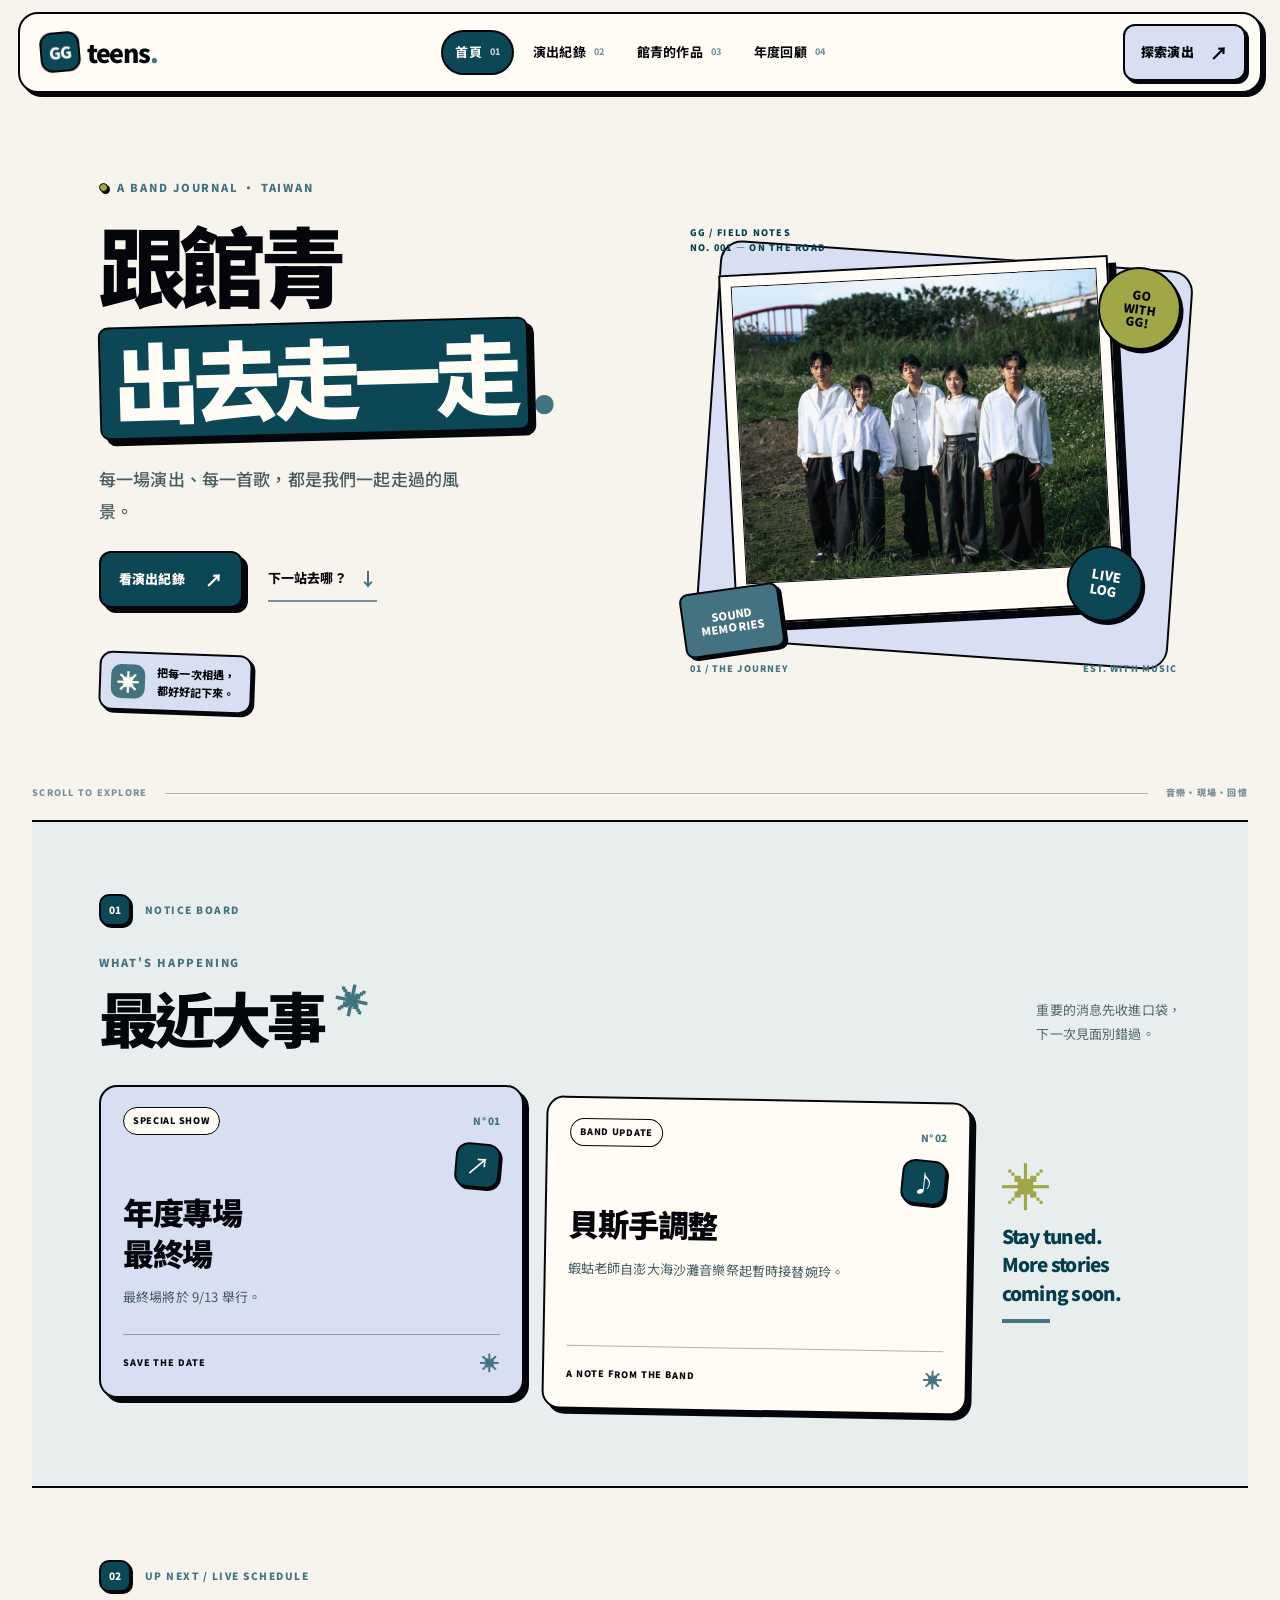
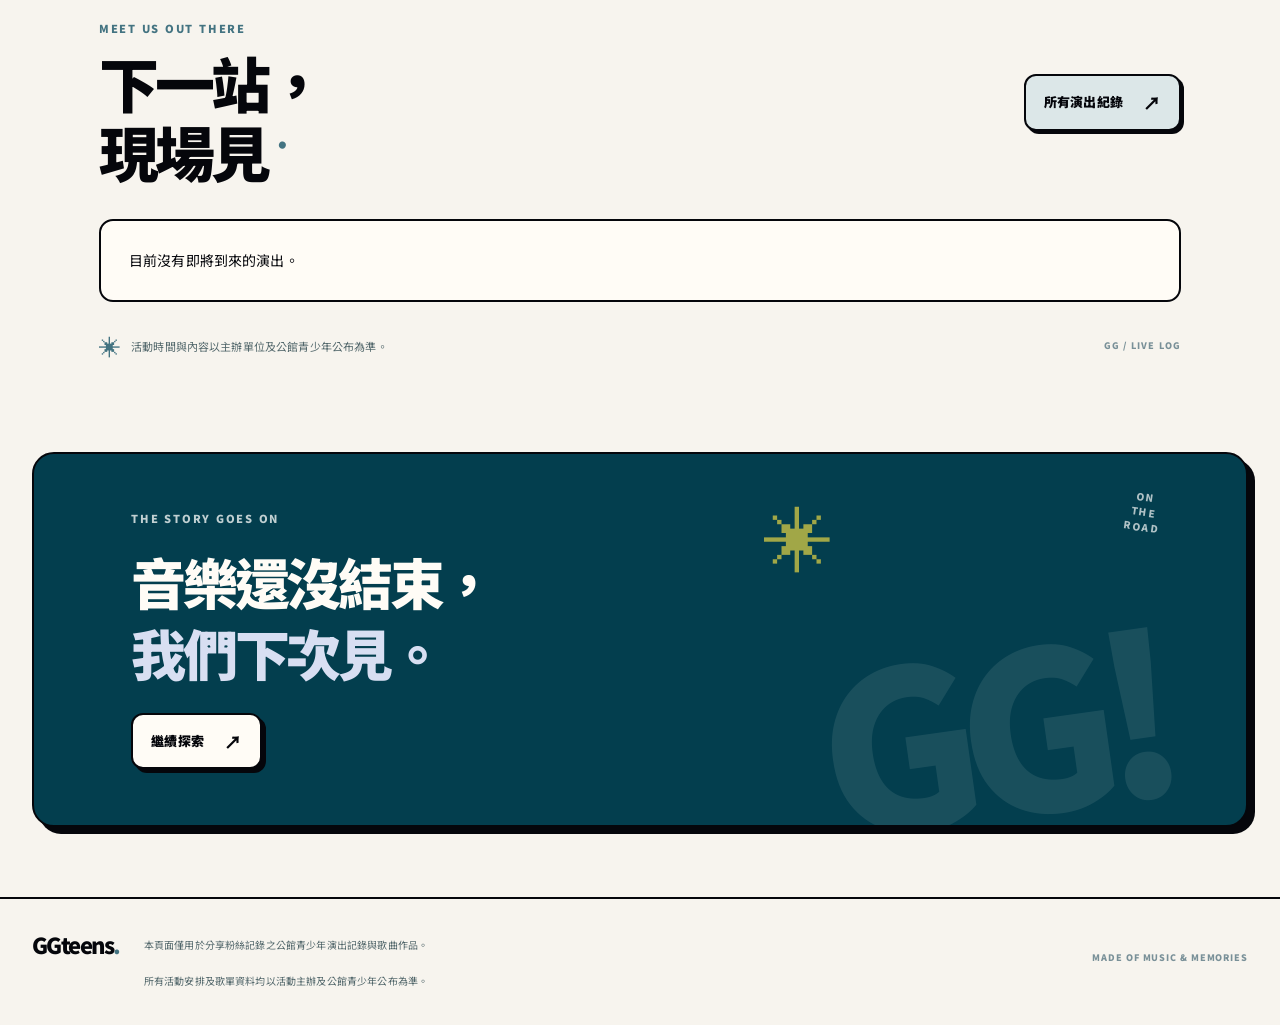
<file: index.html>
<!DOCTYPE html>
<html lang="zh-TW">
<head>
  <!-- GGrecord 首頁：以新版設計提示詞重新建立視覺與內容層級；保留既有演出資料互動所需的識別名稱。 -->
  <meta charset="UTF-8">
  <meta name="viewport" content="width=device-width, initial-scale=1.0">
  <meta name="description" content="跟館青出去走一走：公館青少年演出紀錄、近期活動與歌曲作品。">
  <meta name="theme-color" content="#F7F4EE">
  <title>跟館青出去走一走｜GGteens</title>
  <link rel="preconnect" href="https://fonts.googleapis.com">
  <link rel="preconnect" href="https://fonts.gstatic.com" crossorigin>
  <link href="https://fonts.googleapis.com/css2?family=Noto+Sans+TC:wght@400;500;600;700;800;900&display=swap" rel="stylesheet">
  <link rel="stylesheet" href="css/theme-modern-toyism.css">
</head>
<body>
  <!-- 新版導覽：獨立膠囊列，不沿用舊版導覽排版。 -->
  <header class="topbar">
    <a class="wordmark" href="index.html" aria-label="GGteens 首頁">
      <span class="wordmark-mark" aria-hidden="true">GG</span>
      <span class="wordmark-name">teens<span class="wordmark-dot">.</span></span>
    </a>
    <nav class="main-nav" aria-label="主要導覽">
      <a class="nav-link nav-link-active" href="index.html">首頁 <span>01</span></a>
      <a class="nav-link" href="event_review.html">演出紀錄 <span>02</span></a>
      <a class="nav-link" href="song_list.html">館青的作品 <span>03</span></a>
      <a class="nav-link" href="2026recap.html">年度回顧 <span>04</span></a>
    </nav>
    <a class="topbar-cta" href="event_review.html">探索演出 <span aria-hidden="true">↗</span></a>
  </header>

  <main class="page-shell">
    <!-- Hero：以編輯式排版、裝飾貼紙與照片框建立新的首屏構圖。 -->
    <section class="hero" aria-labelledby="hero-title">
      <div class="hero-copy">
        <p class="eyebrow"><span class="status-dot"></span> A BAND JOURNAL · TAIWAN</p>
        <h1 id="hero-title">跟館青<br><span class="hero-title-accent">出去走一走</span><span class="hero-title-period">.</span></h1>
        <p class="hero-description">每一場演出、每一首歌，都是我們一起走過的風景。</p>
        <div class="hero-actions">
          <a class="button button-primary" href="event_review.html">看演出紀錄 <span aria-hidden="true">↗</span></a>
          <a class="text-link" href="#upcoming">下一站去哪？ <span aria-hidden="true">↓</span></a>
        </div>
        <div class="hero-note" aria-label="網站內容">
          <span class="hero-note-icon" aria-hidden="true">✳</span>
          <span>把每一次相遇，<br>都好好記下來。</span>
        </div>
      </div>
      <div class="hero-art" aria-label="館青演出主視覺">
        <div class="art-backdrop"></div>
        <div class="art-index">GG / FIELD NOTES<br>NO. 001 — ON THE ROAD</div>
        <div class="art-photo-frame">
          <img class="hero-photo" src="img/mainpage/Main_BG.jpg" alt="館青演出現場" fetchpriority="high">
          <div class="photo-stamp">LIVE<br>LOG</div>
        </div>
        <div class="sticker sticker-round" aria-hidden="true"><span>GO</span><span>WITH</span><span>GG!</span></div>
        <div class="sticker sticker-label" aria-hidden="true">SOUND<br>MEMORIES</div>
        <div class="art-caption"><span>01 / THE JOURNEY</span><span>EST. WITH MUSIC</span></div>
      </div>
      <div class="hero-bottomline"><span>SCROLL TO EXPLORE</span><span class="bottomline-rule"></span><span>音樂・現場・回憶</span></div>
    </section>

    <!-- 最近大事：保留既有公告內容，改採獨立編輯式版面。 -->
    <section class="news-section" aria-labelledby="news-title">
      <div class="section-kicker"><span>01</span><span>NOTICE BOARD</span></div>
      <div class="section-intro">
        <div>
          <p class="eyebrow">WHAT'S HAPPENING</p>
          <h2 id="news-title">最近大事<span class="heading-star" aria-hidden="true">✳</span></h2>
        </div>
        <p class="section-description">重要的消息先收進口袋，<br>下一次見面別錯過。</p>
      </div>
      <div id="news-list" class="notice-grid">
        <article class="notice-card notice-card-featured">
          <div class="notice-card-top"><span class="notice-tag">SPECIAL SHOW</span><span class="notice-number">N° 01</span></div>
          <div class="notice-icon" aria-hidden="true">↗</div>
          <h3>年度專場<br>最終場</h3>
          <p>最終場將於 9/13 舉行。</p>
          <span class="notice-card-bottom">SAVE THE DATE <span aria-hidden="true">✳</span></span>
        </article>
        <article class="notice-card notice-card-secondary">
          <div class="notice-card-top"><span class="notice-tag">BAND UPDATE</span><span class="notice-number">N° 02</span></div>
          <div class="notice-icon" aria-hidden="true">♪</div>
          <h3>貝斯手調整</h3>
          <p>蝦蛄老師自澎大海沙灘音樂祭起暫時接替婉玲。</p>
          <span class="notice-card-bottom">A NOTE FROM THE BAND <span aria-hidden="true">✳</span></span>
        </article>
        <div class="notice-side-note">
          <span class="side-note-symbol" aria-hidden="true">✳</span>
          <p>Stay tuned.<br>More stories<br>coming soon.</p>
          <span class="side-note-line"></span>
        </div>
      </div>
    </section>

    <!-- 即將到來的演出：保留 #upcoming-events 供既有資料程式填入。 -->
    <section id="upcoming" class="upcoming-section" aria-labelledby="upcoming-title">
      <div class="section-kicker"><span>02</span><span>UP NEXT / LIVE SCHEDULE</span></div>
      <div class="section-intro upcoming-intro">
        <div>
          <p class="eyebrow">MEET US OUT THERE</p>
          <h2 id="upcoming-title">下一站，<br class="mobile-break">現場見<span class="heading-star" aria-hidden="true">.</span></h2>
        </div>
        <a class="button button-outline" href="event_review.html">所有演出紀錄 <span aria-hidden="true">↗</span></a>
      </div>
      <div id="upcoming-events" class="event-stack" aria-live="polite">
        <p class="loading-note">正在整理下一段旅程⋯</p>
      </div>
      <div class="upcoming-footnote"><span class="footnote-star" aria-hidden="true">✳</span><span>活動時間與內容以主辦單位及公館青少年公布為準。</span><span class="footnote-code">GG / LIVE LOG</span></div>
    </section>

    <section class="closing-banner" aria-label="探索更多">
      <div class="closing-spark" aria-hidden="true">✳</div>
      <p class="eyebrow">THE STORY GOES ON</p>
      <h2>音樂還沒結束，<br><span>我們下次見。</span></h2>
      <a class="button button-light" href="event_review.html">繼續探索 <span aria-hidden="true">↗</span></a>
      <span class="closing-deco closing-deco-one" aria-hidden="true">GG!</span>
      <span class="closing-deco closing-deco-two" aria-hidden="true">ON<br>THE<br>ROAD</span>
    </section>
  </main>

  <!-- 活動詳細視窗：保留既有 JavaScript 所需的 ID 與 data-close-modal 行為。 -->
  <div id="event-modal" class="modal" aria-hidden="true">
    <div class="modal-backdrop" data-close-modal></div>
    <article class="modal-panel" role="dialog" aria-modal="true" aria-labelledby="modal-title">
      <button class="modal-close" type="button" aria-label="關閉" data-close-modal>×</button>
      <p class="modal-eyebrow">GG / EVENT DETAILS</p>
      <h2 id="modal-title">演出詳細資料</h2>
      <div id="modal-content" class="detail-layout"></div>
    </article>
  </div>

  <footer class="site-footer">
    <a class="footer-wordmark" href="index.html">GGteens<span>.</span></a>
    <p>本頁面僅用於分享粉絲記錄之公館青少年演出記錄與歌曲作品。</p>
    <p>所有活動安排及歌單資料均以活動主辦及公館青少年公布為準。</p>
    <span class="footer-copy">MADE OF MUSIC & MEMORIES</span>
  </footer>
  <script src="script.js"></script>
</body>
</html>
</file>
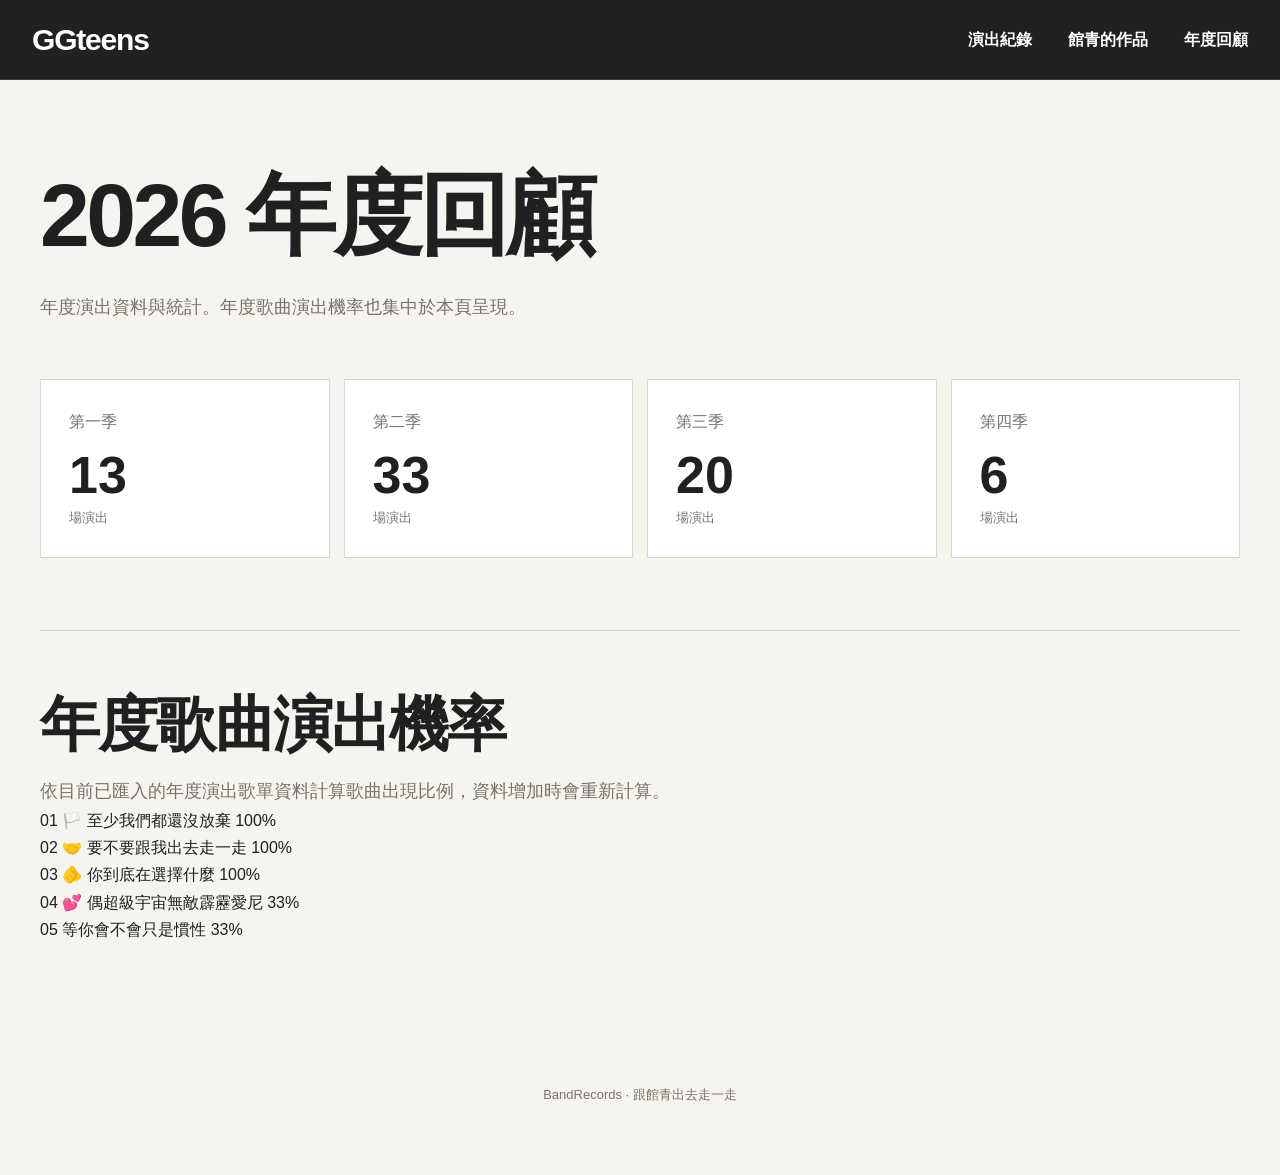
<file: 2026recap.html>
<!DOCTYPE html>
<html lang="zh-TW">
<head>
  <!--網頁基本設定-->
  <meta charset="UTF-8">
  <meta name="viewport" content="width=device-width, initial-scale=1.0">
  <title>2026 年度回顧｜跟館青出去走一走</title>
  <link rel="stylesheet" href="style.css">
</head>
<body>
  <!--全站共用-最上方導覽列-->
  <header class="site-header">
    <nav class="navbar" aria-label="主要導覽">
      <!--左側-網站名稱/Logo-->
      <a class="brand" href="index.html" aria-label="回到首頁"><div class="brand-logo"><span class="brand-logo-fallback">GGteens</span></div></a>
      <!--中間-保留彈性空間-->
      <div class="nav-spacer" aria-hidden="true"></div>
      <!--右側-網站主要分頁連結-->
      <div class="site-nav">
        <a href="event_review.html">演出紀錄</a>
        <a href="song_list.html">館青的作品</a>
        <a href="2026recap.html">年度回顧</a>
      </div>
    </nav>
  </header>

  <!--年度回顧頁-main：當年度演出與歌曲統計-->
  <main class="page-main" id="2026recap">
    <!--年度回顧頁-主要內容容器-->
    <div class="section-shell page-shell">
      <!--年度回顧頁-頁面標題-->
      <h1 class="page-title">2026 年度回顧</h1>
      <!--年度回顧頁-頁面說明-->
      <p class="section-description">年度演出資料與統計。年度歌曲演出機率也集中於本頁呈現。</p>

      <!--年度回顧頁-季度演出統計-->
      <div class="recap-grid">
        <!--第一季統計卡-->
        <article class="recap-card"><span>第一季</span><strong>13</strong><small>場演出</small></article>
        <!--第二季統計卡-->
        <article class="recap-card"><span>第二季</span><strong>33</strong><small>場演出</small></article>
        <!--第三季統計卡-->
        <article class="recap-card"><span>第三季</span><strong>20</strong><small>場演出</small></article>
        <!--第四季統計卡-->
        <article class="recap-card"><span>第四季</span><strong>6</strong><small>場演出</small></article>
      </div>

      <!--年度回顧頁-年度歌曲演出機率-->
      <section class="recap-section" aria-labelledby="recap-ranking-title">
        <!--歌曲機率-區塊標題-->
        <h2 id="recap-ranking-title" class="recap-section-title">年度歌曲演出機率</h2>
        <!--歌曲機率-計算方式說明-->
        <p class="section-description">依目前已匯入的年度演出歌單資料計算歌曲出現比例，資料增加時會重新計算。</p>
        <!--歌曲機率-由script.js動態產生排行-->
        <div id="ranking-list" class="ranking-list"></div>
      </section>
    </div>
  </main>

  <!--全站共用-頁尾資訊-->
  <footer class="site-footer"><p>BandRecords · 跟館青出去走一走</p></footer>

  <!--載入共用JavaScript功能-->
  <script src="script.js"></script>
</body>
</html>
</file>
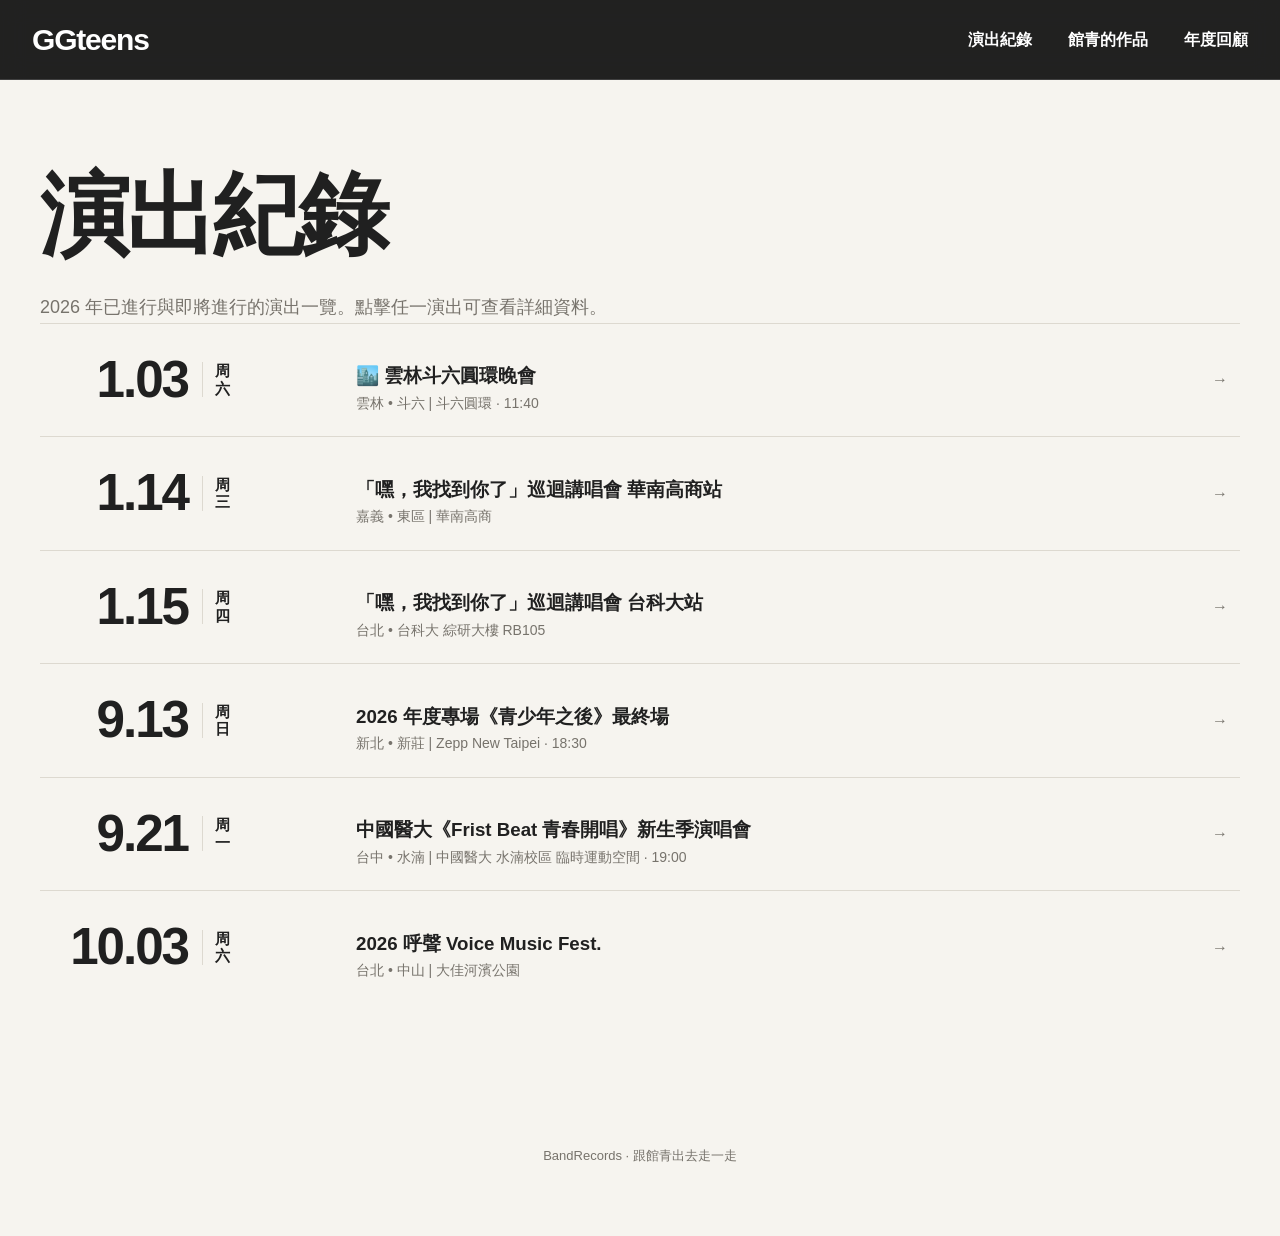
<file: event_review.html>
<!DOCTYPE html>
<html lang="zh-TW">
<head>
  <!--網頁基本設定-->
  <meta charset="UTF-8">
  <meta name="viewport" content="width=device-width, initial-scale=1.0">
  <title>演出紀錄｜跟館青出去走一走</title>
  <link rel="stylesheet" href="style.css">
</head>
<body>
  <!--全站共用-最上方導覽列-->
  <header class="site-header">
    <nav class="navbar" aria-label="主要導覽">
      <!--左側-網站名稱/Logo-->
      <a class="brand" href="index.html" aria-label="回到首頁"><div class="brand-logo"><span class="brand-logo-fallback">GGteens</span></div></a>
      <!--中間-保留彈性空間-->
      <div class="nav-spacer" aria-hidden="true"></div>
      <!--右側-網站主要分頁連結-->
      <div class="site-nav">
        <a href="event_review.html">演出紀錄</a>
        <a href="song_list.html">館青的作品</a>
        <a href="2026recap.html">年度回顧</a>
      </div>
    </nav>
  </header>

  <!--演出紀錄頁-main：完整演出資料頁面-->
  <main class="page-main" id="event_review">
    <!--演出紀錄頁-主要內容容器-->
    <div class="section-shell page-shell">
      <!--演出紀錄頁-頁面標題-->
      <h1 class="page-title">演出紀錄</h1>
      <!--演出紀錄頁-說明文字-->
      <p class="section-description">2026 年已進行與即將進行的演出一覽。點擊任一演出可查看詳細資料。</p>
      <!--演出紀錄頁-活動列表，由script.js動態產生-->
      <div id="event-list" class="event-list"></div>
    </div>
  </main>

  <!--演出詳細資料-點擊活動後開啟的彈出視窗-->
  <div id="event-modal" class="modal" aria-hidden="true">
    <!--彈出視窗-背景遮罩，點擊可關閉-->
    <div class="modal-backdrop" data-close-modal></div>
    <!--彈出視窗-主要內容區-->
    <article class="modal-panel" role="dialog" aria-modal="true" aria-labelledby="modal-title">
      <!--彈出視窗-關閉按鈕-->
      <button class="modal-close" type="button" aria-label="關閉" data-close-modal>×</button>
      <!--彈出視窗-標題-->
      <h2 id="modal-title">演出詳細資料</h2>
      <!--彈出視窗-詳細資料由script.js動態填入-->
      <div id="modal-content" class="detail-layout"></div>
    </article>
  </div>

  <!--全站共用-頁尾資訊-->
  <footer class="site-footer"><p>BandRecords · 跟館青出去走一走</p></footer>

  <!--載入共用JavaScript功能-->
  <script src="script.js"></script>
</body>
</html>
</file>
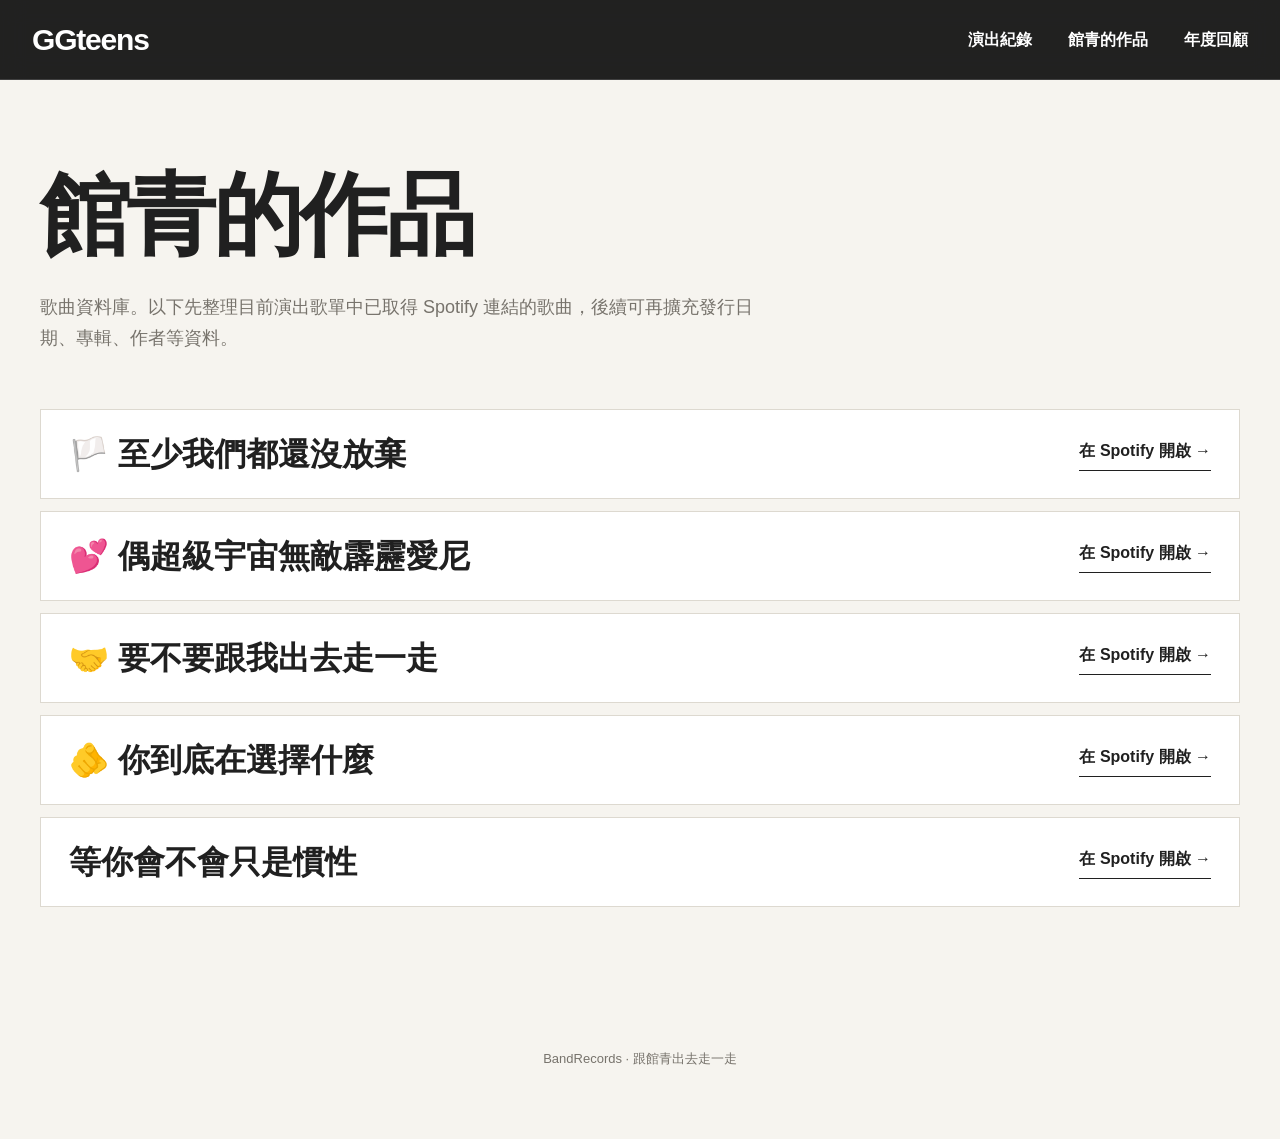
<file: song_list.html>
<!DOCTYPE html>
<html lang="zh-TW">
<head>
  <!--網頁基本設定-->
  <meta charset="UTF-8">
  <meta name="viewport" content="width=device-width, initial-scale=1.0">
  <title>館青的作品｜跟館青出去走一走</title>
  <link rel="stylesheet" href="style.css">
</head>
<body>
  <!--全站共用-最上方導覽列-->
  <header class="site-header">
    <nav class="navbar" aria-label="主要導覽">
      <!--左側-網站名稱/Logo-->
      <a class="brand" href="index.html" aria-label="回到首頁"><div class="brand-logo"><span class="brand-logo-fallback">GGteens</span></div></a>
      <!--中間-保留彈性空間-->
      <div class="nav-spacer" aria-hidden="true"></div>
      <!--右側-網站主要分頁連結-->
      <div class="site-nav">
        <a href="event_review.html">演出紀錄</a>
        <a href="song_list.html">館青的作品</a>
        <a href="2026recap.html">年度回顧</a>
      </div>
    </nav>
  </header>

  <!--館青的作品頁-main：歌曲資料庫-->
  <main class="page-main" id="song_list">
    <!--館青的作品頁-主要內容容器-->
    <div class="section-shell page-shell">
      <!--館青的作品頁-頁面標題-->
      <h1 class="page-title">館青的作品</h1>
      <!--館青的作品頁-說明文字-->
      <p class="section-description">歌曲資料庫。以下先整理目前演出歌單中已取得 Spotify 連結的歌曲，後續可再擴充發行日期、專輯、作者等資料。</p>
      <!--館青的作品頁-歌曲列表，由下方JavaScript動態產生-->
      <div id="song-database" class="song-database"></div>
    </div>
  </main>

  <!--全站共用-頁尾資訊-->
  <footer class="site-footer"><p>BandRecords · 跟館青出去走一走</p></footer>

  <!--歌曲資料庫-讀取Data/events.json並產生歌曲清單-->
  <script>
    async function loadSongs() {
      const container = document.querySelector('#song-database');
      try {
        const response = await fetch(`Data/events.json?v=8`, { cache: 'no-store' });
        if (!response.ok) throw new Error(`HTTP ${response.status}`);
        const events = await response.json();
        const songs = new Map();
        events.forEach(event => (event.songs || []).forEach(song => {
          if (song && song.title && !songs.has(song.title)) songs.set(song.title, song);
        }));
        const list = [...songs.values()].sort((a, b) => a.title.localeCompare(b.title, 'zh-Hant'));
        if (!list.length) {
          container.innerHTML = '<p class="section-empty">目前沒有歌曲資料。</p>';
          return;
        }
        container.innerHTML = list.map(song => `
          <article class="song-database-item">
            <h2>${escapeHtml(song.title)}</h2>
            ${song.url ? `<a class="section-link" href="${escapeHtml(song.url)}" target="_blank" rel="noopener noreferrer">在 Spotify 開啟 →</a>` : ''}
          </article>
        `).join('');
      } catch (error) {
        console.error(error);
        container.innerHTML = '<p class="section-empty">歌曲資料暫時無法載入。</p>';
      }
    }

    //歌曲資料庫-避免資料文字被當成HTML執行
    function escapeHtml(value) {
      return String(value ?? '').replaceAll('&', '&amp;').replaceAll('<', '&lt;').replaceAll('>', '&gt;').replaceAll('"', '&quot;').replaceAll("'", '&#039;');
    }

    //歌曲資料庫-啟動歌曲讀取
    loadSongs();
  </script>
</body>
</html>
</file>
<file: css/theme-modern-toyism.css>
/* GGrecord / Fresh homepage visual system
   Rebuilt from the requested design prompt; the previous site's layout and styling are not used.
   The existing event-data behavior is retained through stable data/interaction IDs only. */

:root {
  color-scheme: light;
  --paper: #F7F4EE;
  --paper-bright: #FFFCF6;
  --ink: #05060B;
  --teal: #0C4755;
  --deep-teal: #033E4E;
  --muted-teal: #799098;
  --blue-teal: #437381;
  --line: 2px solid var(--ink);
  --shadow: 5px 5px 0 var(--ink);
  --shadow-small: 3px 3px 0 var(--ink);
  --radius-card: 18px;
  --page-width: 1240px;
}

* { box-sizing: border-box; }
html { scroll-behavior: smooth; scroll-padding-top: 100px; }
body {
  margin: 0;
  background: var(--paper);
  color: var(--ink);
  font-family: "Noto Sans TC", "Microsoft JhengHei", sans-serif;
  font-size: 16px;
  line-height: 1.6;
  letter-spacing: .01em;
}
body.modal-open { overflow: hidden; }
a { color: inherit; text-decoration: none; }
button, a { -webkit-tap-highlight-color: transparent; }
button, input { font: inherit; }
img { display: block; max-width: 100%; }
::selection { background: var(--teal); color: var(--paper-bright); }
:focus-visible { outline: 3px solid var(--blue-teal); outline-offset: 4px; }
.page-shell { width: min(var(--page-width), calc(100% - 64px)); margin: 0 auto; }

/* Navigation */
.topbar {
  position: sticky; top: 12px; z-index: 20;
  display: flex; align-items: center; justify-content: space-between; gap: 22px;
  width: min(1360px, calc(100% - 36px)); min-height: 76px;
  margin: 12px auto 0; padding: 10px 14px 10px 20px;
  background: var(--paper-bright); border: var(--line); border-radius: 20px;
  box-shadow: 4px 4px 0 var(--ink);
}
.wordmark { display: inline-flex; align-items: center; flex-shrink: 0; gap: 7px; font-weight: 900; letter-spacing: -.08em; line-height: 1; }
.wordmark-mark { display: grid; place-items: center; width: 40px; height: 40px; color: var(--paper-bright); background: var(--teal); border: 2px solid var(--ink); border-radius: 12px; font-size: 16px; letter-spacing: -.08em; transform: rotate(-5deg); }
.wordmark-name { font-size: 25px; }
.wordmark-dot, .footer-wordmark span { color: var(--blue-teal); }
.main-nav { display: flex; align-items: center; justify-content: center; gap: 5px; }
.nav-link { display: inline-flex; align-items: center; gap: 8px; padding: 10px 12px; border: 2px solid transparent; border-radius: 999px; font-size: 13px; font-weight: 700; transition: background .18s ease, color .18s ease, transform .18s ease; }
.nav-link span { color: var(--muted-teal); font-size: 9px; font-weight: 800; }
.nav-link:hover, .nav-link-active { color: var(--paper-bright); background: var(--teal); border-color: var(--ink); }
.nav-link:hover { transform: translateY(-2px); }
.nav-link-active span, .nav-link:hover span { color: #C9D7D9; }
.topbar-cta { display: inline-flex; align-items: center; gap: 16px; padding: 12px 16px; background: #D8DFF2; border: var(--line); border-radius: 12px; box-shadow: var(--shadow-small); font-size: 13px; font-weight: 900; white-space: nowrap; }
.topbar-cta span { font-size: 18px; }

/* Hero */
.hero { position: relative; display: grid; grid-template-columns: 1fr .92fr; align-items: center; gap: 40px; min-height: 650px; padding: 74px 5.5% 88px; }
.hero-copy { position: relative; z-index: 2; padding: 12px 0 20px; }
.eyebrow { display: flex; align-items: center; gap: 9px; margin: 0 0 18px; color: var(--blue-teal); font-size: 11px; font-weight: 900; letter-spacing: .16em; }
.status-dot { width: 9px; height: 9px; background: #A1A747; border: 1.5px solid var(--ink); border-radius: 50%; box-shadow: 2px 2px 0 var(--ink); }
.hero h1 { margin: 0; font-size: clamp(52px, 6.8vw, 88px); line-height: 1.14; font-weight: 900; letter-spacing: -.075em; }
.hero-title-accent { display: inline-block; margin-top: 8px; padding: 2px 12px 8px; color: var(--paper-bright); background: var(--teal); border: var(--line); border-radius: 10px; box-shadow: 6px 6px 0 var(--ink); transform: rotate(-1.5deg); }
.hero-title-period { color: var(--blue-teal); }
.hero-description { max-width: 390px; margin: 28px 0 24px; color: #475B60; font-size: 17px; font-weight: 500; line-height: 1.9; }
.hero-actions { display: flex; align-items: center; gap: 25px; flex-wrap: wrap; }
.button { display: inline-flex; align-items: center; justify-content: center; gap: 20px; min-height: 50px; padding: 12px 18px; border: var(--line); border-radius: 12px; font-size: 13px; font-weight: 900; transition: transform .16s ease, box-shadow .16s ease; }
.button:hover { transform: translate(3px, 3px); box-shadow: 1px 1px 0 var(--ink); }
.button-primary { color: var(--paper-bright); background: var(--teal); box-shadow: var(--shadow); }
.button-primary span, .button-outline span, .button-light span { font-size: 18px; }
.text-link { display: inline-flex; gap: 12px; align-items: center; padding: 7px 0; border-bottom: 2px solid var(--muted-teal); font-size: 13px; font-weight: 800; }
.text-link span { color: var(--blue-teal); font-size: 18px; }
.hero-note { display: flex; align-items: center; gap: 12px; width: fit-content; margin-top: 45px; padding: 10px 15px 10px 10px; background: #D8DFF2; border: 2px solid var(--ink); border-radius: 13px; box-shadow: var(--shadow-small); font-size: 11px; font-weight: 800; line-height: 1.6; transform: rotate(2deg); }
.hero-note-icon { display: grid; place-items: center; width: 34px; height: 34px; color: var(--paper-bright); background: var(--blue-teal); border-radius: 10px; font-size: 22px; }
.hero-art { position: relative; min-height: 450px; isolation: isolate; }
.art-backdrop { position: absolute; z-index: -1; inset: 30px 0 20px 25px; background: #D8DFF2; border: var(--line); border-radius: 22px; transform: rotate(4deg); }
.art-index { position: absolute; top: 0; left: 8px; z-index: 2; color: var(--deep-teal); font-size: 9px; font-weight: 900; line-height: 1.7; letter-spacing: .14em; }
.art-photo-frame { position: absolute; top: 40px; left: 9%; width: 78%; height: 350px; padding: 10px 10px 38px; background: var(--paper-bright); border: var(--line); box-shadow: 8px 8px 0 var(--ink); transform: rotate(-3deg); }
.hero-photo { width: 100%; height: 100%; object-fit: cover; object-position: center; border: 1px solid var(--ink); }
.photo-stamp { position: absolute; right: -20px; bottom: -18px; display: grid; place-content: center; width: 76px; height: 76px; color: var(--paper-bright); background: var(--teal); border: 2px solid var(--ink); border-radius: 50%; box-shadow: 3px 3px 0 var(--ink); text-align: center; font-size: 13px; font-weight: 900; line-height: 1.15; transform: rotate(12deg); }
.sticker { position: absolute; z-index: 3; display: grid; place-content: center; border: 2px solid var(--ink); box-shadow: 3px 3px 0 var(--ink); text-align: center; font-weight: 900; line-height: 1.15; }
.sticker-round { top: 42px; right: 0; width: 83px; height: 83px; color: var(--ink); background: #A1A747; border-radius: 50%; font-size: 12px; transform: rotate(8deg); }
.sticker-label { bottom: 22px; left: 0; width: 100px; height: 65px; color: var(--paper-bright); background: var(--blue-teal); border-radius: 9px; font-size: 11px; transform: rotate(-8deg); }
.art-caption { position: absolute; right: 4px; bottom: -2px; left: 8px; display: flex; justify-content: space-between; gap: 12px; color: var(--blue-teal); font-size: 9px; font-weight: 900; letter-spacing: .12em; }
.hero-bottomline { position: absolute; right: 0; bottom: 20px; left: 0; display: flex; align-items: center; gap: 18px; color: var(--muted-teal); font-size: 9px; font-weight: 900; letter-spacing: .14em; }
.bottomline-rule { height: 1px; flex: 1; background: var(--muted-teal); opacity: .6; }

/* Shared section heading */
.news-section, .upcoming-section { padding: 72px 5.5% 88px; border-top: var(--line); }
.section-kicker { display: flex; align-items: center; gap: 14px; margin-bottom: 28px; color: var(--blue-teal); font-size: 10px; font-weight: 900; letter-spacing: .15em; }
.section-kicker span:first-child { display: grid; place-items: center; width: 32px; height: 32px; color: var(--paper-bright); background: var(--teal); border: 2px solid var(--ink); border-radius: 10px; box-shadow: 2px 2px 0 var(--ink); letter-spacing: 0; }
.section-intro { display: flex; align-items: flex-end; justify-content: space-between; gap: 24px; margin-bottom: 34px; }
.section-intro .eyebrow { margin-bottom: 10px; }
.section-intro h2 { margin: 0; font-size: clamp(38px, 5vw, 60px); font-weight: 900; line-height: 1.15; letter-spacing: -.065em; }
.heading-star { display: inline-block; margin-left: 12px; color: var(--blue-teal); font-size: .55em; vertical-align: top; transform: rotate(12deg); }
.section-description { margin: 0 0 4px; color: #52676B; font-size: 13px; line-height: 1.9; }

/* Notices */
.news-section { background: #E8EEEE; }
.notice-grid { display: grid; grid-template-columns: 1fr 1fr .45fr; align-items: stretch; gap: 20px; }
.notice-card { position: relative; display: flex; flex-direction: column; min-height: 310px; padding: 20px 22px 17px; border: var(--line); border-radius: var(--radius-card); box-shadow: var(--shadow); overflow: hidden; }
.notice-card-featured { background: #D8DFF2; }
.notice-card-secondary { background: var(--paper-bright); transform: translateY(14px) rotate(1deg); }
.notice-card-top { display: flex; justify-content: space-between; align-items: center; gap: 12px; }
.notice-tag { display: inline-block; padding: 6px 9px; background: var(--paper-bright); border: 1.5px solid var(--ink); border-radius: 999px; font-size: 9px; font-weight: 900; letter-spacing: .08em; }
.notice-number { color: var(--blue-teal); font-size: 10px; font-weight: 900; }
.notice-icon { align-self: flex-end; display: grid; place-items: center; width: 45px; height: 45px; margin: 8px 0 4px; color: var(--paper-bright); background: var(--teal); border: 2px solid var(--ink); border-radius: 13px; box-shadow: 2px 2px 0 var(--ink); font-size: 24px; transform: rotate(5deg); }
.notice-card h3 { margin: 0 0 12px; font-size: clamp(23px, 2.5vw, 31px); font-weight: 900; line-height: 1.3; letter-spacing: -.04em; }
.notice-card p { max-width: 320px; margin: 0 0 26px; color: #455A60; font-size: 13px; line-height: 1.8; }
.notice-card-bottom { display: flex; justify-content: space-between; align-items: center; gap: 12px; margin-top: auto; padding-top: 13px; border-top: 1px solid rgba(5,6,11,.3); font-size: 9px; font-weight: 900; letter-spacing: .1em; }
.notice-card-bottom span { color: var(--blue-teal); font-size: 19px; }
.notice-side-note { display: flex; flex-direction: column; align-items: flex-start; justify-content: center; padding: 20px 0 20px 12px; color: var(--deep-teal); }
.side-note-symbol { color: #A1A747; font-size: 50px; line-height: 1; }
.notice-side-note p { margin: 12px 0; font-size: 19px; font-weight: 900; line-height: 1.5; letter-spacing: -.04em; }
.side-note-line { width: 48px; height: 4px; background: var(--blue-teal); }

/* Upcoming events */
.upcoming-section { background: var(--paper); }
.upcoming-intro { align-items: center; }
.button-outline { flex-shrink: 0; background: #DCE7E8; box-shadow: var(--shadow-small); }
.event-stack { display: grid; gap: 17px; }
.upcoming-event-card { display: grid; grid-template-columns: 165px minmax(0, 1fr) 116px; align-items: stretch; min-height: 142px; background: var(--paper-bright); border: var(--line); border-radius: var(--radius-card); box-shadow: var(--shadow); overflow: hidden; transition: transform .16s ease, box-shadow .16s ease; cursor: pointer; }
.upcoming-event-card:nth-child(2) { background: #E7EEEE; transform: translateX(12px); }
.upcoming-event-card:nth-child(3) { background: #E1E5F0; }
.upcoming-event-card:hover, .upcoming-event-card:focus-visible { transform: translate(3px, 3px); box-shadow: 2px 2px 0 var(--ink); }
.upcoming-event-date-block { display: flex; flex-direction: column; justify-content: center; gap: 4px; padding: 20px; background: rgba(121,144,152,.15); border-right: var(--line); }
.upcoming-event-date-row { display: flex; align-items: center; gap: 10px; }
.upcoming-event-date { color: var(--deep-teal); font-size: 30px; font-weight: 900; line-height: 1; letter-spacing: -.06em; white-space: nowrap; }
.upcoming-event-weekday { display: flex; flex-direction: column; justify-content: center; color: var(--blue-teal); font-size: 10px; font-weight: 900; line-height: 1.2; }
.upcoming-event-time { margin-top: 6px; color: var(--blue-teal); font-size: 12px; font-weight: 800; }
.upcoming-event-main { align-self: center; padding: 22px 26px; min-width: 0; }
.upcoming-event-main h3 { margin: 0 0 12px; color: var(--deep-teal); font-size: clamp(18px, 2vw, 25px); font-weight: 900; line-height: 1.35; overflow-wrap: anywhere; }
.upcoming-event-meta { display: flex; align-items: center; flex-wrap: wrap; gap: 7px 10px; color: #52676B; font-size: 12px; font-weight: 600; }
.upcoming-event-meta > span:not(.upcoming-event-fee) { overflow-wrap: anywhere; }
.upcoming-event-fee { display: inline-flex; align-items: center; padding: 3px 9px; color: var(--ink); background: #D8DFF2; border: 1.5px solid var(--ink); border-radius: 999px; font-size: 10px; font-weight: 900; }
.upcoming-event-fee--paid { background: #D8DFF2; }
.upcoming-event-fee--free { background: #DCE8D6; }
.upcoming-event-detail { display: flex; align-items: center; justify-content: center; gap: 7px; padding: 16px; color: var(--paper-bright); background: var(--teal); border-left: var(--line); font-size: 12px; font-weight: 900; line-height: 1.7; text-align: center; }
.upcoming-event-detail::after { content: "↗"; font-size: 18px; }
.section-empty, .loading-note { margin: 0; padding: 28px; background: var(--paper-bright); border: var(--line); border-radius: 14px; font-size: 14px; }
.upcoming-footnote { display: flex; align-items: center; gap: 10px; margin-top: 27px; color: #52676B; font-size: 11px; }
.footnote-star { color: var(--blue-teal); font-size: 22px; }
.footnote-code { margin-left: auto; color: var(--muted-teal); font-size: 9px; font-weight: 900; letter-spacing: .13em; }

/* Closing banner and footer */
.closing-banner { position: relative; min-height: 340px; margin: 0 auto 70px; padding: 56px 8%; color: var(--paper-bright); background: var(--deep-teal); border: var(--line); border-radius: 22px; box-shadow: 7px 7px 0 var(--ink); overflow: hidden; }
.closing-banner .eyebrow { color: #C1D0D2; }
.closing-banner h2 { position: relative; z-index: 1; margin: 0 0 24px; font-size: clamp(34px, 5vw, 55px); font-weight: 900; line-height: 1.3; letter-spacing: -.06em; }
.closing-banner h2 span { color: #D8DFF2; }
.button-light { position: relative; z-index: 1; color: var(--ink); background: var(--paper-bright); box-shadow: 4px 4px 0 var(--ink); }
.closing-spark { position: absolute; top: 28px; right: 34%; color: #A1A747; font-size: 70px; }
.closing-deco { position: absolute; color: rgba(255,252,246,.09); font-weight: 900; line-height: .8; user-select: none; }
.closing-deco-one { right: 7%; bottom: 14px; font-size: clamp(100px, 19vw, 220px); letter-spacing: -.1em; transform: rotate(-8deg); }
.closing-deco-two { right: 7%; top: 35px; color: #AFC1C5; font-size: 10px; letter-spacing: .15em; line-height: 1.5; text-align: center; transform: rotate(8deg); }
.site-footer { display: grid; grid-template-columns: auto 1fr auto; align-items: center; gap: 10px 24px; padding: 28px max(32px, calc((100% - var(--page-width)) / 2)) 36px; border-top: var(--line); }
.footer-wordmark { font-size: 22px; font-weight: 900; letter-spacing: -.07em; }
.site-footer p { grid-column: 2; margin: 0; color: #52676B; font-size: 10px; }
.footer-copy { grid-column: 3; grid-row: 1 / span 2; color: var(--muted-teal); font-size: 9px; font-weight: 900; letter-spacing: .1em; text-align: right; }

/* Event details modal */
.modal { position: fixed; inset: 0; z-index: 50; display: none; align-items: center; justify-content: center; padding: 24px; }
.modal.is-open { display: flex; }
.modal-backdrop { position: absolute; inset: 0; background: rgba(3,24,29,.76); backdrop-filter: blur(5px); }
.modal-panel { position: relative; z-index: 1; width: min(760px, 100%); max-height: min(86vh, 900px); overflow-y: auto; padding: 32px; background: var(--paper); border: var(--line); border-radius: 20px; box-shadow: 8px 8px 0 var(--teal); }
.modal-eyebrow { margin: 0 0 7px; color: var(--blue-teal); font-size: 10px; font-weight: 900; letter-spacing: .15em; }
.modal-panel h2 { max-width: calc(100% - 45px); margin: 0 0 24px; color: var(--deep-teal); font-size: clamp(26px, 4vw, 38px); font-weight: 900; line-height: 1.25; }
.modal-close { position: absolute; top: 18px; right: 18px; display: grid; place-items: center; width: 40px; height: 40px; color: var(--ink); background: var(--paper-bright); border: var(--line); border-radius: 11px; box-shadow: 2px 2px 0 var(--ink); cursor: pointer; font-size: 27px; line-height: 1; }
.modal-close:hover { background: #D8DFF2; }
.detail-layout { display: grid; gap: 22px; }
.detail-summary { display: grid; grid-template-columns: repeat(3, minmax(0,1fr)); border: var(--line); border-radius: 12px; overflow: hidden; }
.detail-summary-item { display: flex; flex-direction: column; gap: 6px; padding: 14px; border-right: 1px solid rgba(5,6,11,.25); }
.detail-summary-item:last-child { border-right: 0; }
.detail-summary-item span { color: var(--blue-teal); font-size: 11px; font-weight: 800; }
.detail-summary-item strong { font-size: 13px; overflow-wrap: anywhere; }
.detail-section { padding-top: 16px; border-top: 1px solid rgba(5,6,11,.25); }
.detail-section h3 { margin: 0 0 12px; color: var(--deep-teal); font-size: 17px; font-weight: 900; }
.detail-value, .detail-empty { margin: 0; color: #52676B; font-size: 13px; }
.detail-link { color: var(--teal); font-weight: 800; text-decoration: underline; text-underline-offset: 3px; overflow-wrap: anywhere; }
.song-list { display: grid; grid-template-columns: repeat(2,minmax(0,1fr)); gap: 8px 20px; margin: 0; padding: 0; list-style: none; counter-reset: song; }
.song-link { display: flex; align-items: baseline; gap: 8px; font-size: 13px; overflow-wrap: anywhere; }
.song-link > span:first-child { color: var(--blue-teal); font-size: 11px; font-weight: 900; }
.song-link--plain { color: var(--ink); }

/* Secondary pages retain their content but inherit a consistent baseline if they load this stylesheet. */
.page-title, .recap-section-title { color: var(--deep-teal); font-weight: 900; }
.event-item, .card, .song-database-item, .recap-card { background: var(--paper-bright); border: var(--line); border-radius: 14px; box-shadow: var(--shadow-small); }
.site-footer a:hover, .detail-link:hover { opacity: .78; }

/* Responsive */
@media (max-width: 980px) {
  .page-shell { width: min(100% - 40px, var(--page-width)); }
  .topbar { flex-wrap: wrap; gap: 10px 18px; padding: 10px 13px; }
  .main-nav { order: 3; width: 100%; justify-content: center; flex-wrap: wrap; }
  .topbar-cta { margin-left: auto; }
  .hero { grid-template-columns: 1fr .85fr; gap: 24px; padding: 60px 3% 78px; }
  .hero-art { min-height: 390px; }
  .art-photo-frame { height: 300px; }
  .notice-grid { grid-template-columns: 1fr 1fr; }
  .notice-side-note { grid-column: 1 / -1; flex-direction: row; align-items: center; justify-content: flex-start; gap: 18px; padding: 8px 4px; }
  .notice-side-note p { margin: 0; font-size: 15px; }
  .side-note-line { margin-left: auto; }
  .upcoming-event-card { grid-template-columns: 140px minmax(0,1fr) 90px; }
  .upcoming-event-date-block { padding: 15px; }
  .upcoming-event-main { padding: 18px; }
}
@media (max-width: 680px) {
  html { scroll-padding-top: 80px; }
  .page-shell { width: calc(100% - 28px); }
  .topbar { position: relative; top: auto; width: calc(100% - 20px); min-height: 0; margin-top: 10px; border-radius: 15px; }
  .wordmark-mark { width: 34px; height: 34px; border-radius: 10px; font-size: 14px; }
  .wordmark-name { font-size: 22px; }
  .topbar-cta { padding: 9px 11px; font-size: 11px; }
  .main-nav { justify-content: flex-start; gap: 4px; overflow-x: auto; flex-wrap: nowrap; padding: 3px 0 5px; }
  .nav-link { flex-shrink: 0; gap: 5px; padding: 8px 10px; font-size: 11px; }
  .nav-link span { font-size: 8px; }
  .hero { display: flex; flex-direction: column; align-items: stretch; gap: 20px; min-height: 0; padding: 52px 6px 62px; }
  .hero h1 { font-size: clamp(47px, 13vw, 70px); }
  .hero-description { margin: 23px 0; font-size: 15px; }
  .hero-actions { gap: 18px; }
  .button { min-height: 46px; padding: 10px 13px; gap: 12px; font-size: 12px; }
  .hero-note { margin-top: 29px; }
  .hero-art { min-height: 340px; margin: 5px 10px 0; }
  .art-backdrop { inset: 20px 2px 18px 20px; }
  .art-photo-frame { top: 36px; left: 9%; width: 78%; height: 260px; padding: 7px 7px 29px; }
  .photo-stamp { right: -15px; bottom: -15px; width: 63px; height: 63px; font-size: 11px; }
  .sticker-round { top: 26px; right: -2px; width: 66px; height: 66px; font-size: 10px; }
  .sticker-label { bottom: 12px; left: -4px; width: 84px; height: 53px; font-size: 9px; }
  .art-caption { bottom: -2px; font-size: 7px; }
  .hero-bottomline { bottom: 15px; gap: 10px; font-size: 7px; }
  .news-section, .upcoming-section { padding: 46px 6px 56px; }
  .section-kicker { margin-bottom: 20px; }
  .section-intro { align-items: flex-start; flex-direction: column; gap: 14px; margin-bottom: 25px; }
  .section-intro h2 { font-size: clamp(37px, 10vw, 49px); }
  .section-description { font-size: 12px; }
  .notice-grid { grid-template-columns: 1fr; gap: 16px; }
  .notice-card { min-height: 275px; padding: 18px; }
  .notice-card-secondary { transform: rotate(.5deg); }
  .notice-card h3 { font-size: 28px; }
  .notice-side-note { grid-column: auto; padding: 10px 4px; }
  .side-note-symbol { font-size: 36px; }
  .notice-side-note p { font-size: 14px; }
  .upcoming-intro { align-items: flex-start; }
  .upcoming-intro .button { align-self: flex-start; }
  .mobile-break { display: block; }
  .event-stack { gap: 16px; }
  .upcoming-event-card { grid-template-columns: minmax(0,1fr) 82px; min-height: 0; border-radius: 14px; }
  .upcoming-event-card:nth-child(2) { transform: none; }
  .upcoming-event-date-block { grid-column: 1 / -1; flex-direction: row; align-items: center; justify-content: flex-start; gap: 12px; padding: 13px 15px; border-right: 0; border-bottom: var(--line); }
  .upcoming-event-date-row { gap: 9px; }
  .upcoming-event-date { font-size: 28px; }
  .upcoming-event-weekday { flex-direction: row; gap: 3px; }
  .upcoming-event-time { margin: 0 0 0 auto; text-align: right; }
  .upcoming-event-main { padding: 17px 14px; }
  .upcoming-event-main h3 { margin-bottom: 9px; font-size: 18px; }
  .upcoming-event-meta { gap: 6px 8px; font-size: 11px; }
  .upcoming-event-detail { padding: 10px 7px; border-left: var(--line); font-size: 10px; }
  .upcoming-footnote { align-items: flex-start; font-size: 10px; line-height: 1.7; }
  .footnote-code { display: none; }
  .closing-banner { min-height: 300px; margin-bottom: 40px; padding: 40px 22px; border-radius: 17px; }
  .closing-banner h2 { font-size: clamp(32px, 8vw, 44px); }
  .closing-spark { top: 18px; right: 18%; font-size: 48px; }
  .closing-deco-one { right: 3%; bottom: 7px; font-size: 120px; }
  .closing-deco-two { right: 7%; top: 18px; }
  .site-footer { grid-template-columns: 1fr; gap: 8px; padding: 24px 18px 30px; }
  .site-footer p, .footer-copy { grid-column: 1; grid-row: auto; text-align: left; }
  .footer-wordmark { margin-bottom: 5px; }
  .footer-copy { margin-top: 8px; }
  .modal { padding: 12px; }
  .modal-panel { max-height: 92vh; padding: 24px 17px; border-radius: 15px; box-shadow: 4px 4px 0 var(--teal); }
  .modal-close { top: 12px; right: 12px; width: 35px; height: 35px; }
  .detail-summary { grid-template-columns: 1fr; }
  .detail-summary-item { border-right: 0; border-bottom: 1px solid rgba(5,6,11,.25); }
  .detail-summary-item:last-child { border-bottom: 0; }
  .song-list { grid-template-columns: 1fr; }
}
@media (prefers-reduced-motion: reduce) {
  *, *::before, *::after { scroll-behavior: auto !important; transition-duration: .01ms !important; animation-duration: .01ms !important; }
}
</file>
<file: style.css>
/*全站-CSS總入口：依序載入共用、導覽列、主頁區塊、演出列表與彈出視窗樣式*/
@import url("./css/base.css");
@import url("./css/nav.css");
@import url("./css/sections.css");
@import url("./css/events.css");
@import url("./css/modal.css");
</file>
